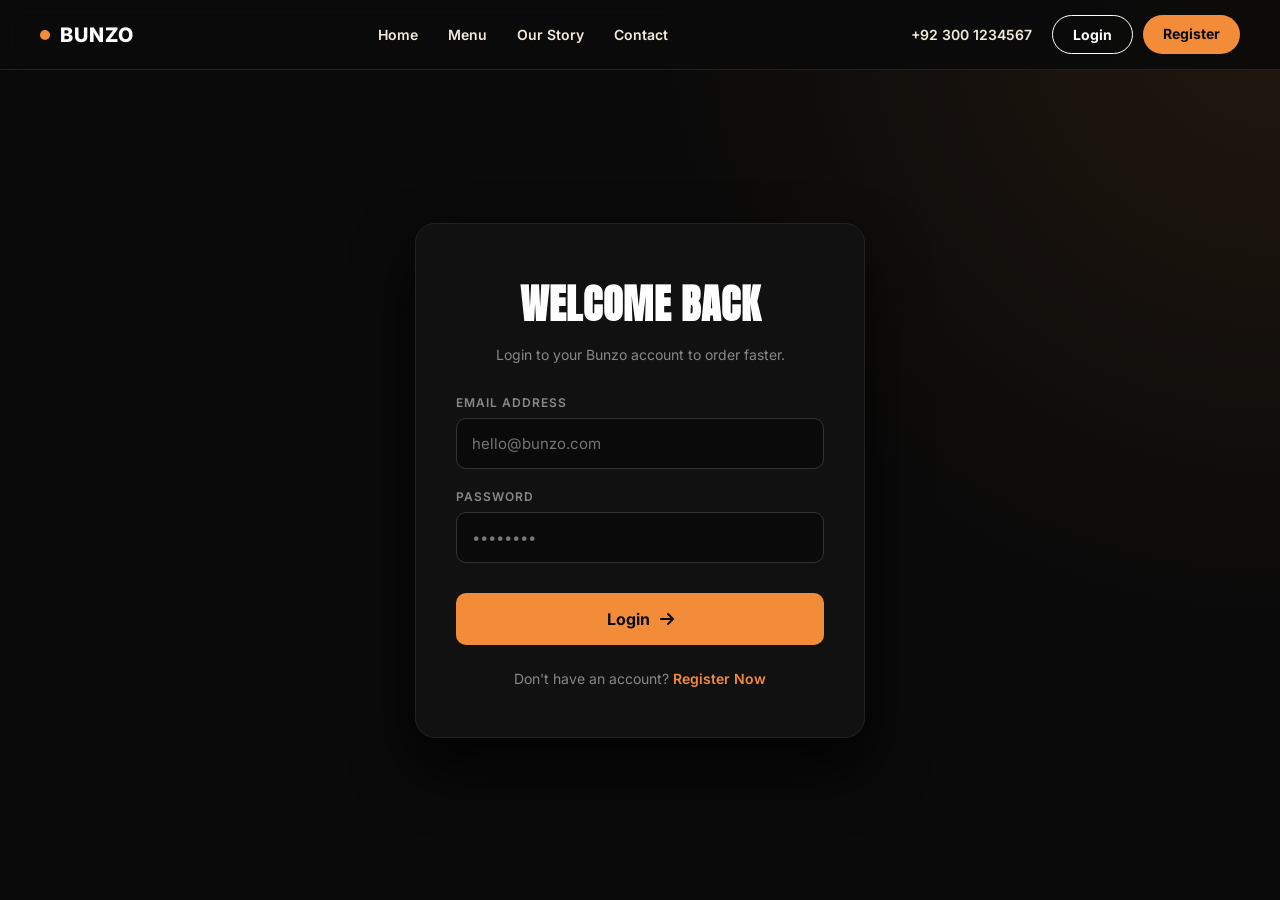
<file: pages/login.html>
<!DOCTYPE html>
<html lang="en">
<head>
    <meta charset="UTF-8">
    <meta name="viewport" content="width=device-width, initial-scale=1.0">
    <title>Login | Bunzo Burgers</title>
    <link rel="preconnect" href="https://fonts.googleapis.com">
    <link rel="preconnect" href="https://fonts.gstatic.com" crossorigin>
    <link href="https://fonts.googleapis.com/css2?family=Anton&family=Inter:wght@300;400;600;700&family=Share+Tech+Mono&family=Permanent+Marker&display=swap" rel="stylesheet">
    <link rel="stylesheet" href="https://cdnjs.cloudflare.com/ajax/libs/font-awesome/6.4.0/css/all.min.css">
    <link rel="stylesheet" href="../css/style.css">
    <link rel="stylesheet" href="../css/auth.css">
</head>
<body>

    <!-- NAVBAR (Updated with separate buttons) -->
    <header class="navbar scrolled" id="navbar">
        <div class="nav-container">
            <a href="../index.html" class="logo"><span class="dot"></span>BUNZO</a>
            <nav class="nav-links">
                <a href="../index.html">Home</a>
                <a href="menu.html">Menu</a>
                <a href="story.html">Our Story</a>
                <a href="contact.html">Contact</a>
            </nav>
            <div class="nav-contact">
                <a href="https://wa.me/923001234567" target="_blank" class="nav-phone">+92 300 1234567</a>
                <div style="display: flex; gap: 10px;">
                    <a href="login.html" class="order-btn" style="background: transparent; border: 1px solid #fff; color: #fff;">Login</a>
                    <a href="register.html" class="order-btn">Register</a>
                </div>
            </div>
        </div>
    </header>

    <!-- AUTH SECTION -->
    <section class="auth-section">
        <div class="auth-container">
            <div class="auth-form-wrapper">
                <h2 class="auth-title">WELCOME BACK</h2>
                <p class="auth-subtitle">Login to your Bunzo account to order faster.</p>
                
                <form id="login-form" autocomplete="on">
                    <div class="input-group">
                        <label for="login-email">Email Address</label>
                        <!-- Added name and autocomplete -->
                        <input type="email" id="login-email" name="email" autocomplete="email" placeholder="hello@bunzo.com" required>
                    </div>
                    <div class="input-group">
                        <label for="login-password">Password</label>
                        <!-- Added name and autocomplete -->
                        <input type="password" id="login-password" name="password" autocomplete="current-password" placeholder="••••••••" required>
                    </div>
                    <button type="submit" class="btn-auth">Login <i class="fa-solid fa-arrow-right"></i></button>
                </form>

                <p class="auth-switch">Don't have an account? <a href="register.html">Register Now</a></p>
            </div>
        </div>
    </section>

    <script src="../js/auth.js"></script>
</body>
</html>
</file>
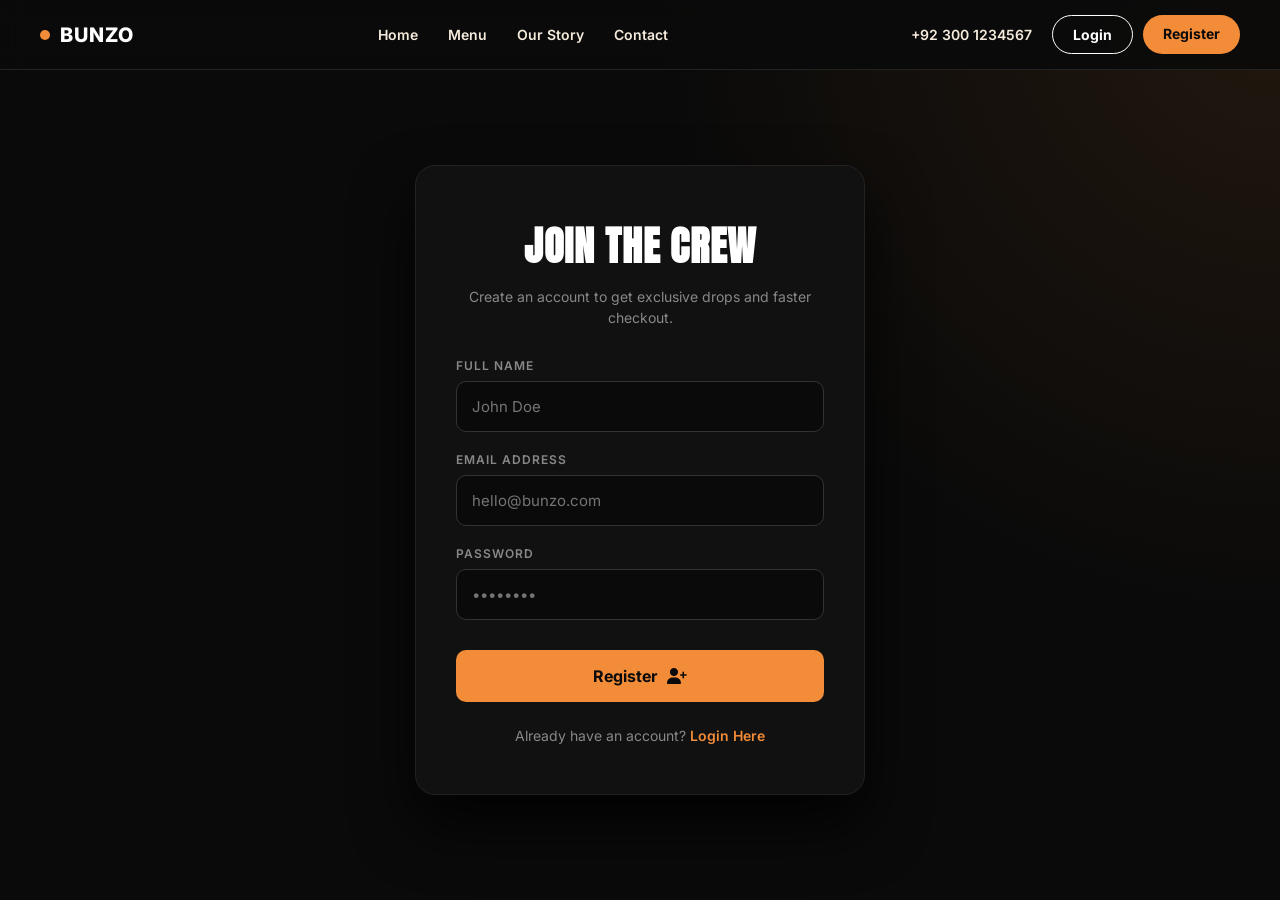
<file: pages/register.html>
<!DOCTYPE html>
<html lang="en">
<head>
    <meta charset="UTF-8">
    <meta name="viewport" content="width=device-width, initial-scale=1.0">
    <title>Register | Bunzo Burgers</title>
    <link rel="preconnect" href="https://fonts.googleapis.com">
    <link rel="preconnect" href="https://fonts.gstatic.com" crossorigin>
    <link href="https://fonts.googleapis.com/css2?family=Anton&family=Inter:wght@300;400;600;700&family=Share+Tech+Mono&family=Permanent+Marker&display=swap" rel="stylesheet">
    <link rel="stylesheet" href="https://cdnjs.cloudflare.com/ajax/libs/font-awesome/6.4.0/css/all.min.css">
    <link rel="stylesheet" href="../css/style.css">
    <link rel="stylesheet" href="../css/auth.css">
</head>
<body>

    <!-- NAVBAR (Updated with separate buttons) -->
    <header class="navbar scrolled" id="navbar">
        <div class="nav-container">
            <a href="../index.html" class="logo"><span class="dot"></span>BUNZO</a>
            <nav class="nav-links">
                <a href="../index.html">Home</a>
                <a href="menu.html">Menu</a>
                <a href="story.html">Our Story</a>
                <a href="contact.html">Contact</a>
            </nav>
            <div class="nav-contact">
                <a href="https://wa.me/923001234567" target="_blank" class="nav-phone">+92 300 1234567</a>
                <div style="display: flex; gap: 10px;">
                    <a href="login.html" class="order-btn" style="background: transparent; border: 1px solid #fff; color: #fff;">Login</a>
                    <a href="register.html" class="order-btn">Register</a>
                </div>
            </div>
        </div>
    </header>

    <!-- AUTH SECTION -->
    <section class="auth-section">
        <div class="auth-container">
            <div class="auth-form-wrapper">
                <h2 class="auth-title">JOIN THE CREW</h2>
                <p class="auth-subtitle">Create an account to get exclusive drops and faster checkout.</p>
                
                <form id="register-form" autocomplete="on">
                    <div class="input-group">
                        <label for="reg-name">Full Name</label>
                        <input type="text" id="reg-name" name="name" autocomplete="name" placeholder="John Doe" required>
                    </div>
                    <div class="input-group">
                        <label for="reg-email">Email Address</label>
                        <input type="email" id="reg-email" name="email" autocomplete="email" placeholder="hello@bunzo.com" required>
                    </div>
                    <div class="input-group">
                        <label for="reg-password">Password</label>
                        <input type="password" id="reg-password" name="new-password" autocomplete="new-password" placeholder="••••••••" required>
                    </div>
                    <button type="submit" class="btn-auth">Register <i class="fa-solid fa-user-plus"></i></button>
                </form>

                <p class="auth-switch">Already have an account? <a href="login.html">Login Here</a></p>
            </div>
        </div>
    </section>

    <script src="../js/auth.js"></script>
</body>
</html>
</file>
<file: css/style.css>
/* =========================================
   BUNZO - MIDNIGHT EMBER THEME
   ========================================= */
:root {
    --bg-black: #0a0a0a;
    --bg-card: #151515;
    --text-white: #ffffff;
    --text-cream: #F5EBDD;
    --text-grey: #888888;
    --ember-orange: #F28C38;
    --font-massive: 'Anton', sans-serif;
    --font-body: 'Inter', sans-serif;
    --font-mono: 'Share Tech Mono', monospace;
}

* { margin: 0; padding: 0; box-sizing: border-box; }
html { scroll-behavior: smooth; }
body { background-color: var(--bg-black); color: var(--text-cream); font-family: var(--font-body); overflow-x: hidden; }
.container { max-width: 1300px; margin: 0 auto; padding: 0 40px; }

/* NAVBAR & HERO */
.navbar { position: fixed; top: 0; width: 100%; padding: 20px 40px; z-index: 1000; transition: all 0.4s ease; background: transparent; }
.navbar.scrolled { background: rgba(10, 10, 10, 0.9); backdrop-filter: blur(10px); border-bottom: 1px solid rgba(255, 255, 255, 0.1); padding: 15px 40px; }
.nav-container { display: flex; justify-content: space-between; align-items: center; font-size: 14px; font-weight: 600; }
.logo { color: var(--text-white); text-decoration: none; font-size: 20px; display: flex; align-items: center; gap: 10px; font-weight: 800; letter-spacing: 1px; }
.dot { width: 10px; height: 10px; background: var(--ember-orange); border-radius: 50%; }
.nav-links { display: flex; gap: 30px; }
.nav-links a { color: var(--text-cream); text-decoration: none; transition: color 0.3s; }
.nav-links a:hover, .nav-links a.active { color: var(--ember-orange); }
.nav-contact { display: flex; align-items: center; gap: 20px; }
.nav-phone { color: var(--text-cream); text-decoration: none; font-weight: 600; transition: color 0.3s; }
.nav-phone:hover { color: var(--ember-orange); }
.order-btn { background: var(--ember-orange); color: var(--bg-black); text-decoration: none; padding: 10px 20px; border-radius: 50px; font-weight: 700; transition: transform 0.3s, background 0.3s; cursor: pointer; }
.order-btn:hover { transform: scale(1.05); background: #ff9d4d; }
.hamburger { display: none; font-size: 24px; cursor: pointer; color: var(--text-white); }

.hero { position: relative; height: 100vh; width: 100vw; overflow: hidden; background-color: var(--bg-black); display: flex; justify-content: center; align-items: center; }
.giant-text { position: absolute; top: 50%; left: 50%; transform: translate(-50%, -50%); font-family: var(--font-massive); font-size: 38vw; line-height: 0.8; color: transparent; -webkit-text-stroke: 2px rgba(255, 255, 255, 0.15); z-index: 1; letter-spacing: -5px; white-space: nowrap; user-select: none; pointer-events: none; }
#smoke-canvas { position: absolute; top: 0; left: 0; width: 100%; height: 100%; z-index: 2; pointer-events: none; }
.burger-bg { position: absolute; top: 50%; left: 50%; transform: translate(-50%, -50%); width: 100vw; height: 100vh; z-index: 3; display: flex; justify-content: center; align-items: center; pointer-events: none; }
.burger-bg img { width: 90vw; max-width: 1200px; height: 90vh; object-fit: contain; filter: drop-shadow(0 30px 50px rgba(0, 0, 0, 0.9)); animation: floatBurger 6s ease-in-out infinite; }
@keyframes floatBurger { 0%, 100% { transform: translateY(0); } 50% { transform: translateY(-15px); } }
#sparks-canvas { position: absolute; top: 0; left: 0; width: 100%; height: 100%; z-index: 4; pointer-events: none; }
.hero-overlay { position: absolute; inset: 0; background: radial-gradient(circle at center, rgba(10,10,10,0.0) 30%, rgba(10,10,10,0.6) 100%); z-index: 5; pointer-events: none; }
.hero-top-bar { position: absolute; top: 100px; width: 100%; padding: 0 40px; display: flex; justify-content: space-between; z-index: 10; }
.live-info-box { display: flex; flex-direction: column; gap: 10px; }
.led-display { background: rgba(17, 17, 17, 0.8); backdrop-filter: blur(5px); border: 1px solid #333; padding: 10px 15px; border-radius: 5px; font-family: var(--font-mono); color: var(--ember-orange); font-size: 16px; letter-spacing: 2px; text-shadow: 0 0 5px rgba(242, 140, 56, 0.5); }
.info-subtext { font-size: 10px; color: var(--text-grey); letter-spacing: 1px; display: flex; align-items: center; gap: 5px; }
.orange-dot { width: 6px; height: 6px; background: var(--ember-orange); border-radius: 50%; }
.status-box { text-align: right; font-size: 12px; font-weight: 600; display: flex; flex-direction: column; align-items: flex-end; gap: 5px; }
.status-dot { width: 8px; height: 8px; background: #ff4444; border-radius: 50%; display: inline-block; margin-right: 5px; }
.status-sub { color: var(--text-grey); font-size: 10px; font-weight: 400; }
.directions-link { display: inline-block; color: var(--text-white); text-decoration: none; font-size: 11px; font-weight: 700; letter-spacing: 1px; border-bottom: 2px solid var(--text-white); padding-bottom: 4px; margin-top: 10px; transition: all 0.3s ease; cursor: pointer; }
.directions-link:hover { color: var(--ember-orange); border-color: var(--ember-orange); }
.hero-bottom-left { position: absolute; bottom: 120px; left: 40px; z-index: 10; max-width: 350px; }
.hero-bottom-left h2 { font-size: 32px; line-height: 1.1; margin-bottom: 15px; font-weight: 700; letter-spacing: -1px; color: var(--text-white); }
.hero-bottom-left p { font-size: 13px; color: #cccccc; line-height: 1.5; margin-bottom: 25px; }
.bottom-actions { display: flex; gap: 15px; margin-bottom: 20px; }
.btn-orange { background: var(--ember-orange); color: var(--bg-black); text-decoration: none; padding: 12px 24px; border-radius: 50px; font-size: 14px; font-weight: 700; transition: transform 0.3s; border: none; cursor: pointer; }
.btn-dark { background: #222; color: var(--text-white); text-decoration: none; padding: 12px 24px; border-radius: 50px; font-size: 14px; font-weight: 600; transition: background 0.3s; border: 1px solid #333; cursor: pointer; }
.btn-dark:hover { background: #333; }
.btn-orange:hover { transform: scale(1.05); }
.bottom-meta { display: flex; gap: 20px; font-size: 10px; color: var(--text-grey); letter-spacing: 1px; }
.hero-bottom-right { position: absolute; bottom: 120px; right: 40px; z-index: 10; width: 450px; text-align: right; }
.burger-meta { display: flex; justify-content: space-between; align-items: center; font-size: 12px; color: var(--text-grey); letter-spacing: 1px; margin-bottom: 12px; border-bottom: 1px solid rgba(255, 255, 255, 0.4); padding-bottom: 8px; width: 100%; }
.hero-bottom-right h3 { font-size: 22px; font-weight: 700; margin-bottom: 5px; color: var(--text-white); }
.hero-bottom-right p { font-size: 13px; color: #cccccc; line-height: 1.5; }
.week-schedule { position: absolute; bottom: 0; left: 0; width: 100%; display: grid; grid-template-columns: repeat(7, 1fr); z-index: 10; border-top: 1px solid #222; scroll-margin-top: 100px; }
.schedule-day { padding: 20px 15px; border-right: 1px solid #222; display: flex; flex-direction: column; gap: 5px; background: rgba(10, 10, 10, 0.8); backdrop-filter: blur(10px); position: relative; transition: background 0.3s; }
.schedule-day:hover { background: rgba(30, 30, 30, 0.9); }
.schedule-day.active { background: rgba(40, 30, 20, 0.9); }
.schedule-day.active::before { content: ''; position: absolute; top: 0; left: 0; width: 100%; height: 2px; background: var(--ember-orange); }
.day-name { font-size: 10px; color: var(--text-grey); letter-spacing: 1px; text-transform: uppercase; }
.schedule-day.active .day-name { color: var(--ember-orange); }
.day-location { font-size: 12px; font-weight: 600; color: var(--text-white); }
.day-time { font-size: 11px; color: var(--text-grey); }

/* MARQUEE */
.marquee-section { background: var(--ember-orange); color: var(--bg-black); padding: 20px 0; overflow: hidden; white-space: nowrap; display: flex; align-items: center; transform: rotate(-2deg) scale(1.05); margin: 50px 0; z-index: 20; position: relative; }
.marquee-content { display: inline-block; animation: marquee 20s linear infinite; font-family: var(--font-massive); font-size: 30px; letter-spacing: 2px; }
.marquee-content span { margin: 0 20px; }
.marquee-content .star { font-size: 20px; vertical-align: middle; }
@keyframes marquee { 0% { transform: translateX(0); } 100% { transform: translateX(-50%); } }

/* SHARED SECTION */
.shared-section { padding: 100px 0; background: var(--bg-black); position: relative; }
.shared-header { text-align: center; margin-bottom: 60px; }
.shared-header .section-title { font-size: 70px; letter-spacing: 2px; }
.shared-grid { display: grid; grid-template-columns: 1.2fr 0.8fr; gap: 40px; align-items: center; }
.polaroid-stack { position: relative; height: 600px; display: flex; justify-content: center; align-items: center; }
.polaroid { position: absolute; background: #fff; padding: 15px 15px 40px 15px; box-shadow: 0 20px 40px rgba(0,0,0,0.6); transition: all 0.6s cubic-bezier(0.175, 0.885, 0.32, 1.275); cursor: pointer; }
.polaroid img { width: 100%; height: 100%; object-fit: cover; border: 1px solid #eee; pointer-events: none; }
.p1 { width: 420px; height: 460px; transform: rotate(-5deg) translate(-60px, -30px); z-index: 3; }
.p2 { width: 360px; height: 400px; transform: rotate(8deg) translate(70px, 40px); z-index: 2; }
.p3 { width: 300px; height: 340px; transform: rotate(-12deg) translate(-80px, 100px); z-index: 1; }
.tape { position: absolute; top: -10px; left: 50%; transform: translateX(-50%) rotate(2deg); width: 100px; height: 30px; background: rgba(245, 235, 221, 0.4); backdrop-filter: blur(2px); box-shadow: 0 2px 5px rgba(0,0,0,0.1); pointer-events: none; }
.p2 .tape { transform: translateX(-50%) rotate(-3deg); }
.p3 .tape { transform: translateX(-50%) rotate(4deg); width: 80px; }
.polaroid-caption { font-family: 'Permanent Marker', cursive; color: #333; text-align: center; position: absolute; bottom: 10px; left: 0; width: 100%; font-size: 18px; transform: rotate(-2deg); pointer-events: none; }
.click-more { position: absolute; bottom: -30px; font-size: 12px; color: var(--text-grey); letter-spacing: 1px; text-align: center; pointer-events: none; }
.dots { display: flex; justify-content: center; gap: 5px; margin-top: 5px; }
.dots span { width: 8px; height: 8px; background: #333; border-radius: 50%; }
.dots span.active { background: var(--ember-orange); }
.receipt-wrapper { position: relative; max-width: 440px; width: 100%; justify-self: end; display: flex; flex-direction: column; }
.printer-slot { position: relative; width: 100%; height: 30px; background: linear-gradient(to bottom, #444, #1a1a1a); border-radius: 8px; z-index: 10; border-top: 2px solid #666; border-bottom: 2px solid #000; box-shadow: 0 15px 25px rgba(0,0,0,0.9), inset 0 4px 6px rgba(0,0,0,0.8); margin-bottom: -15px; }
.printer-slot::after { content: ''; position: absolute; top: 50%; left: 2%; width: 96%; height: 8px; background: #050505; border-radius: 4px; transform: translateY(-50%); box-shadow: inset 0 4px 6px rgba(0,0,0,1), 0 1px 1px rgba(255,255,255,0.1); }
.printer-slot::before { content: ''; position: absolute; top: 50%; right: 15px; width: 6px; height: 6px; background: #4caf50; border-radius: 50%; transform: translateY(-50%); box-shadow: 0 0 8px #4caf50; z-index: 2; }
.receipt-container { position: relative; z-index: 5; overflow: hidden; background: transparent; padding-bottom: 5px; }
.receipt { background: #fdfaf6; color: #333; padding: 30px; padding-bottom: 50px; border-radius: 0 0 5px 5px; position: relative; box-shadow: 0 20px 40px rgba(0,0,0,0.5); font-family: var(--font-mono); background-image: linear-gradient(45deg, transparent 33.333%, #fdfaf6 33.333%, #fdfaf6 66.667%, transparent 66.667%), linear-gradient(-45deg, transparent 33.333%, #fdfaf6 33.333%, #fdfaf6 66.667%, transparent 66.667%); background-size: 20px 40px; background-repeat: repeat-x; background-position: bottom; clip-path: inset(100% 0 0 0); transform: translateY(-20px); transition: clip-path 0.1s linear, transform 0.1s linear; }
.receipt-header { text-align: center; border-bottom: 2px dashed #999; padding-bottom: 15px; margin-bottom: 15px; }
.receipt-header h3 { font-size: 20px; font-weight: 700; letter-spacing: 4px; margin-bottom: 5px; color: #111; }
.receipt-header p { font-size: 11px; color: #666; }
.receipt-meta { display: flex; justify-content: space-between; font-size: 11px; color: #555; margin-bottom: 10px; }
.receipt-items { border-top: 1px dashed #999; border-bottom: 1px dashed #999; padding: 15px 0; margin: 15px 0; min-height: 120px; }
.item { display: flex; justify-content: space-between; font-size: 12px; margin-bottom: 10px; color: #222; }
.item:last-child { margin-bottom: 0; }
.item.crossed { color: #999; text-decoration: line-through; }
.check { color: #222; }
.receipt-total { display: flex; justify-content: space-between; font-size: 16px; font-weight: 700; color: #111; margin-bottom: 20px; letter-spacing: 1px; }
.total-val { color: #d32f2f; }
.barcode { height: 40px; background: repeating-linear-gradient(to right, #000 0, #000 2px, transparent 2px, transparent 4px, #000 4px, #000 6px, transparent 6px, transparent 10px, #000 10px, #000 12px, transparent 12px, transparent 14px, #000 14px, #000 17px, transparent 17px, transparent 20px); margin-bottom: 10px; }
.receipt-footer { text-align: center; font-size: 10px; color: #666; letter-spacing: 1px; }
.paid-stamp { position: absolute; top: 55%; right: 15px; transform: rotate(-15deg); border: 3px solid #d32f2f; color: #d32f2f; font-size: 24px; font-weight: 900; padding: 4px 12px; letter-spacing: 4px; border-radius: 5px; opacity: 0.8; pointer-events: none; }
.receipt-bottom-text { margin-top: 30px; z-index: 10; }
.receipt-bottom-text p { color: var(--text-grey); font-size: 14px; line-height: 1.6; margin-bottom: 20px; }
.receipt-actions { display: flex; align-items: center; gap: 20px; }
.print-text { color: var(--text-white); text-decoration: none; font-weight: 600; font-size: 13px; letter-spacing: 1px; transition: color 0.3s; cursor: pointer; background: transparent; border: none; padding: 0; font-family: var(--font-body); }
.print-text:hover { color: var(--ember-orange); }

/* DECONSTRUCT SECTION */
.deconstruct-section { position: relative; height: 300vh; background: var(--bg-black); }
.sticky-container { position: sticky; top: 0; height: 100vh; width: 100%; overflow: hidden; display: flex; justify-content: center; align-items: center; }
.deconstruct-text { position: absolute; top: 120px; left: 40px; z-index: 20; }
.deconstruct-text .small-title { display: block; font-size: 11px; font-weight: 700; color: var(--ember-orange); letter-spacing: 1px; margin-bottom: 10px; text-transform: uppercase; }
.deconstruct-text .section-title { font-size: 50px; line-height: 1.1; color: var(--text-white); }
.burger-parts { position: relative; width: 600px; height: 600px; display: flex; justify-content: center; align-items: center; }
.slice { position: absolute; width: 100%; height: 100%; object-fit: contain; filter: drop-shadow(0 20px 30px rgba(0,0,0,0.8)); will-change: transform; }
.slice-1 { clip-path: inset(0 0 80% 0); }
.slice-2 { clip-path: inset(20% 0 60% 0); }
.slice-3 { clip-path: inset(40% 0 40% 0); }
.slice-4 { clip-path: inset(60% 0 20% 0); }
.slice-5 { clip-path: inset(80% 0 0 0); }
.label { position: absolute; width: 250px; opacity: 0; will-change: transform, opacity; z-index: 10; }
.label-1 { top: 15%; right: -280px; }
.label-2 { top: 35%; left: -280px; text-align: right; }
.label-3 { top: 50%; right: -280px; }
.label-4 { top: 65%; left: -280px; text-align: right; }
.label-5 { top: 80%; right: -280px; }
.label .num { font-family: var(--font-mono); font-size: 12px; color: var(--ember-orange); display: block; margin-bottom: 5px; }
.label h4 { font-family: var(--font-body); font-size: 16px; font-weight: 700; color: var(--text-white); margin-bottom: 5px; }
.label p { font-size: 12px; color: var(--text-grey); line-height: 1.4; }
.label::before { content: ''; position: absolute; top: 15px; width: 50px; height: 1px; background: rgba(255, 255, 255, 0.3); }
.label-1::before, .label-3::before, .label-5::before { left: -60px; }
.label-2::before, .label-4::before { right: -60px; }

/* GENERAL SECTIONS */
.section-header { text-align: center; margin-bottom: 60px; }
.section-header p { color: var(--text-grey); font-size: 16px; margin-top: 10px; }
.section-title { font-family: var(--font-massive); font-size: 60px; line-height: 1; color: var(--text-white); text-transform: uppercase; }
.text-orange { color: var(--ember-orange); }
.menu-section { padding: 100px 0; background: #0f0f0f; }
.menu-grid { display: grid; grid-template-columns: repeat(3, 1fr); gap: 30px; }
.menu-card { background: var(--bg-card); border-radius: 15px; overflow: hidden; transition: transform 0.4s ease, box-shadow 0.4s ease; border: 1px solid #222; }
.menu-card:hover { transform: translateY(-10px); box-shadow: 0 20px 40px rgba(0, 0, 0, 0.5); border-color: #333; }
.card-image { position: relative; height: 250px; overflow: hidden; }
.card-image img { width: 100%; height: 100%; object-fit: cover; transition: transform 0.5s ease; }
.menu-card:hover .card-image img { transform: scale(1.1); }
.price-tag { position: absolute; top: 20px; right: 20px; background: var(--ember-orange); color: var(--bg-black); padding: 8px 15px; border-radius: 50px; font-weight: 700; font-size: 14px; }
.card-content { padding: 25px; }
.card-content h3 { font-family: var(--font-massive); font-size: 28px; margin-bottom: 10px; color: var(--text-white); }
.card-content p { color: var(--text-grey); font-size: 14px; line-height: 1.6; margin-bottom: 20px; min-height: 45px; }
.add-to-cart { width: 100%; padding: 12px; background: transparent; border: 1px solid #444; color: var(--text-white); font-family: var(--font-body); font-weight: 600; border-radius: 8px; cursor: pointer; transition: all 0.3s; display: flex; justify-content: center; align-items: center; gap: 10px; }
.add-to-cart:hover { background: var(--ember-orange); border-color: var(--ember-orange); color: var(--bg-black); }

/* BEYOND BURGERS */
.beyond-section { padding: 100px 0; background: #0a0a0a; }
.beyond-grid { display: grid; grid-template-columns: repeat(3, 1fr); gap: 30px; }
.beyond-card { text-align: center; }
.beyond-card img { width: 100%; height: 250px; object-fit: cover; border-radius: 50% 50% 10px 10px; margin-bottom: 20px; transition: transform 0.3s; }
.beyond-card:hover img { transform: translateY(-10px); }
.beyond-card h3 { color: var(--text-white); font-size: 22px; margin-bottom: 10px; font-family: var(--font-massive); letter-spacing: 1px; }
.beyond-card p { color: var(--text-grey); font-size: 14px; line-height: 1.6; }

/* WHY BUNZO */
.why-section { padding: 100px 0; background: var(--bg-black); border-top: 1px solid #222; border-bottom: 1px solid #222; }
.why-grid { display: grid; grid-template-columns: repeat(3, 1fr); gap: 40px; text-align: center; }
.why-card .icon-box { width: 80px; height: 80px; background: rgba(242, 140, 56, 0.1); border-radius: 50%; display: flex; align-items: center; justify-content: center; margin: 0 auto 20px auto; color: var(--ember-orange); font-size: 30px; transition: all 0.3s; }
.why-card:hover .icon-box { background: var(--ember-orange); color: var(--bg-black); transform: scale(1.1) rotate(5deg); }
.why-card h3 { color: var(--text-white); font-size: 20px; margin-bottom: 15px; }
.why-card p { color: var(--text-grey); font-size: 14px; line-height: 1.6; }

/* REVIEWS */
.reviews-section { padding: 100px 0; background: #0f0f0f; }
.reviews-grid { display: grid; grid-template-columns: repeat(3, 1fr); gap: 30px; }
.review-card { background: var(--bg-card); padding: 40px 30px; border-radius: 15px; border: 1px solid #222; position: relative; transition: all 0.3s ease; }
.review-card:hover { transform: translateY(-8px); border-color: var(--ember-orange); box-shadow: 0 15px 30px rgba(242, 140, 56, 0.1); }
.review-card::before { content: '"'; position: absolute; top: 10px; right: 20px; font-size: 80px; color: rgba(242, 140, 56, 0.1); font-family: serif; line-height: 1; }
.review-card .stars { color: var(--ember-orange); margin-bottom: 20px; font-size: 14px; }
.review-card p { color: var(--text-white); font-size: 16px; line-height: 1.6; margin-bottom: 25px; font-style: italic; }
.review-user { display: flex; align-items: center; gap: 12px; }
.review-user img { width: 45px; height: 45px; border-radius: 50%; object-fit: cover; border: 2px solid var(--ember-orange); }
.review-user h4 { color: var(--text-white); font-size: 14px; text-transform: uppercase; letter-spacing: 1px; font-weight: 600; }

/* FOOTER */
.footer { background: #050505; padding-top: 80px; border-top: 1px solid #222; overflow: hidden; display: flex; flex-direction: column; position: relative; }
.footer-grid { display: grid; grid-template-columns: 1fr 1fr 1fr 1.5fr; gap: 40px; margin-bottom: 60px; position: relative; z-index: 2; }
.footer-col h4 { color: var(--text-white); font-family: var(--font-body); font-size: 14px; margin-bottom: 20px; letter-spacing: 1px; font-weight: 700; }
.footer-col p { color: var(--text-grey); font-size: 14px; line-height: 1.8; margin-bottom: 10px; }
.footer-col a { display: block; color: var(--text-grey); font-size: 14px; text-decoration: none; margin-bottom: 12px; transition: color 0.3s; letter-spacing: 0.5px; }
.footer-col a:hover { color: var(--ember-orange); }

.footer-newsletter p { margin-bottom: 20px; }
.newsletter-form { display: flex; background: #111; border-radius: 50px; padding: 5px; border: 1px solid #333; transition: border-color 0.3s; }
.newsletter-form:focus-within { border-color: var(--ember-orange); }
.newsletter-form input { flex: 1; background: transparent; border: none; padding: 10px 20px; color: var(--text-white); outline: none; font-family: var(--font-body); font-size: 14px; }
.newsletter-form input::placeholder { color: #666; }
.newsletter-form button { background: var(--ember-orange); color: var(--bg-black); border: none; width: 45px; height: 45px; border-radius: 50%; cursor: pointer; transition: transform 0.3s, background 0.3s; display: flex; justify-content: center; align-items: center; font-size: 16px; }
.newsletter-form button:hover { transform: scale(1.05); background: #ff9d4d; }

.footer-giant-text { font-family: var(--font-massive); font-size: 28vw; line-height: 0.7; color: var(--ember-orange); text-align: center; letter-spacing: -5px; opacity: 0.15; user-select: none; pointer-events: none; margin-bottom: -4vw; }
.footer-bottom { text-align: center; padding: 20px 0; border-top: 1px solid #222; color: var(--text-grey); font-size: 12px; position: relative; z-index: 2; background: #050505; }
.reveal { opacity: 0; transform: translateY(50px); transition: all 0.8s ease-out; }
.reveal.active { opacity: 1; transform: translateY(0); }

/* TOAST MESSAGE */
.toast-message {
    position: fixed;
    bottom: -100px;
    left: 50%;
    transform: translateX(-50%);
    background: var(--ember-orange);
    color: var(--bg-black);
    padding: 15px 30px;
    border-radius: 50px;
    font-weight: 700;
    font-size: 16px;
    box-shadow: 0 10px 30px rgba(0,0,0,0.5);
    z-index: 9999;
    transition: bottom 0.4s cubic-bezier(0.175, 0.885, 0.32, 1.275);
    display: flex;
    align-items: center;
    gap: 10px;
}
.toast-message.show {
    bottom: 30px;
}

/* RESPONSIVE */
@media (max-width: 1024px) {
    .giant-text { font-size: 45vw; } .burger-bg img { width: 100vw; }
    .week-schedule { display: flex; overflow-x: auto; } .schedule-day { flex: 0 0 20%; min-width: 120px; }
    .hero-bottom-right { width: 350px; }
    .shared-grid { grid-template-columns: 1fr; gap: 80px; }
    .polaroid-stack { height: 500px; } .p1 { width: 320px; height: 360px; } .p2 { width: 280px; height: 300px; } .p3 { width: 240px; height: 260px; }
    .receipt-wrapper { justify-self: center; }
    
    .burger-parts { transform: scale(0.8); }
    .label-1 { right: -200px; } .label-2 { left: -200px; } .label-3 { right: -200px; } .label-4 { left: -200px; } .label-5 { right: -200px; }
    .deconstruct-text { top: 100px; left: 20px; } .deconstruct-text .section-title { font-size: 40px; }

    .menu-grid, .beyond-grid, .why-grid, .reviews-grid { grid-template-columns: repeat(2, 1fr); }
    .footer-grid { grid-template-columns: 1fr 1fr; }
    .footer-giant-text { font-size: 35vw; margin-bottom: -5vw; }
}

@media (max-width: 768px) {
    .nav-links, .nav-phone { display: none; } .hamburger { display: block; }
    .hero-top-bar { top: 80px; padding: 0 20px; flex-direction: column; gap: 20px; }
    .status-box { align-items: flex-start; text-align: left; }
    .giant-text { font-size: 50vw; } .burger-bg img { width: 120vw; }
    .hero-bottom-left { bottom: 200px; left: 20px; padding-right: 20px; } .hero-bottom-left h2 { font-size: 24px; }
    .hero-bottom-right { display: none; }
    .week-schedule { display: flex; overflow-x: auto; -webkit-overflow-scrolling: touch; } .schedule-day { flex: 0 0 45%; min-width: 150px; }
    .section-title { font-size: 40px; } .shared-header .section-title { font-size: 40px; text-align: center; }
    .polaroid-stack { height: 400px; } .p1 { width: 260px; height: 280px; } .p2 { width: 230px; height: 250px; } .p3 { width: 200px; height: 220px; }

    .burger-parts { transform: scale(0.6); margin-top: 50px; }
    .deconstruct-text { top: 80px; left: 20px; text-align: center; width: calc(100% - 40px); } .deconstruct-text .section-title { font-size: 30px; }
    .label { width: 150px; } 
    .label-1 { top: 10%; right: -120px; } .label-2 { top: 30%; left: -120px; } .label-3 { top: 50%; right: -120px; } .label-4 { top: 70%; left: -120px; } .label-5 { top: 90%; right: -120px; }
    .label::before { display: none; }

    .menu-grid, .beyond-grid, .why-grid, .reviews-grid { grid-template-columns: 1fr; }
    .footer-grid { grid-template-columns: 1fr; gap: 30px; }
    .footer-giant-text { font-size: 45vw; margin-bottom: -6vw; }
}
</file>
<file: css/auth.css>
/* =========================================
   AUTHENTICATION PAGES (LOGIN/REGISTER)
   ========================================= */
.auth-section {
    min-height: 100vh;
    display: flex;
    justify-content: center;
    align-items: center;
    background: var(--bg-black);
    padding: 100px 20px 40px;
    background-image: radial-gradient(circle at top right, rgba(242, 140, 56, 0.1) 0%, transparent 40%);
}

.auth-container {
    width: 100%;
    max-width: 450px;
}

.auth-form-wrapper {
    background: #111;
    padding: 50px 40px;
    border-radius: 20px;
    border: 1px solid #222;
    box-shadow: 0 30px 60px rgba(0, 0, 0, 0.8);
    text-align: center;
}

.auth-title {
    font-family: var(--font-massive);
    font-size: 40px;
    color: var(--text-white);
    margin-bottom: 10px;
    letter-spacing: 1px;
}

.auth-subtitle {
    color: var(--text-grey);
    font-size: 14px;
    margin-bottom: 30px;
    line-height: 1.5;
}

.input-group {
    text-align: left;
    margin-bottom: 20px;
}

.input-group label {
    display: block;
    color: var(--text-grey);
    font-size: 12px;
    font-weight: 600;
    margin-bottom: 8px;
    text-transform: uppercase;
    letter-spacing: 1px;
}

.input-group input {
    width: 100%;
    padding: 15px;
    background: #0a0a0a;
    border: 1px solid #333;
    border-radius: 10px;
    color: var(--text-white);
    font-family: var(--font-body);
    font-size: 15px;
    transition: border-color 0.3s;
}

.input-group input:focus {
    outline: none;
    border-color: var(--ember-orange);
}

.btn-auth {
    width: 100%;
    padding: 16px;
    background: var(--ember-orange);
    color: var(--bg-black);
    border: none;
    border-radius: 10px;
    font-family: var(--font-body);
    font-weight: 700;
    font-size: 16px;
    cursor: pointer;
    transition: all 0.3s;
    display: flex;
    justify-content: center;
    align-items: center;
    gap: 10px;
    margin-top: 30px;
}

.btn-auth:hover {
    background: #ff9d4d;
    transform: translateY(-2px);
}

.auth-switch {
    margin-top: 25px;
    color: var(--text-grey);
    font-size: 14px;
}

.auth-switch a {
    color: var(--ember-orange);
    text-decoration: none;
    font-weight: 600;
}

.auth-switch a:hover {
    text-decoration: underline;
}
</file>
